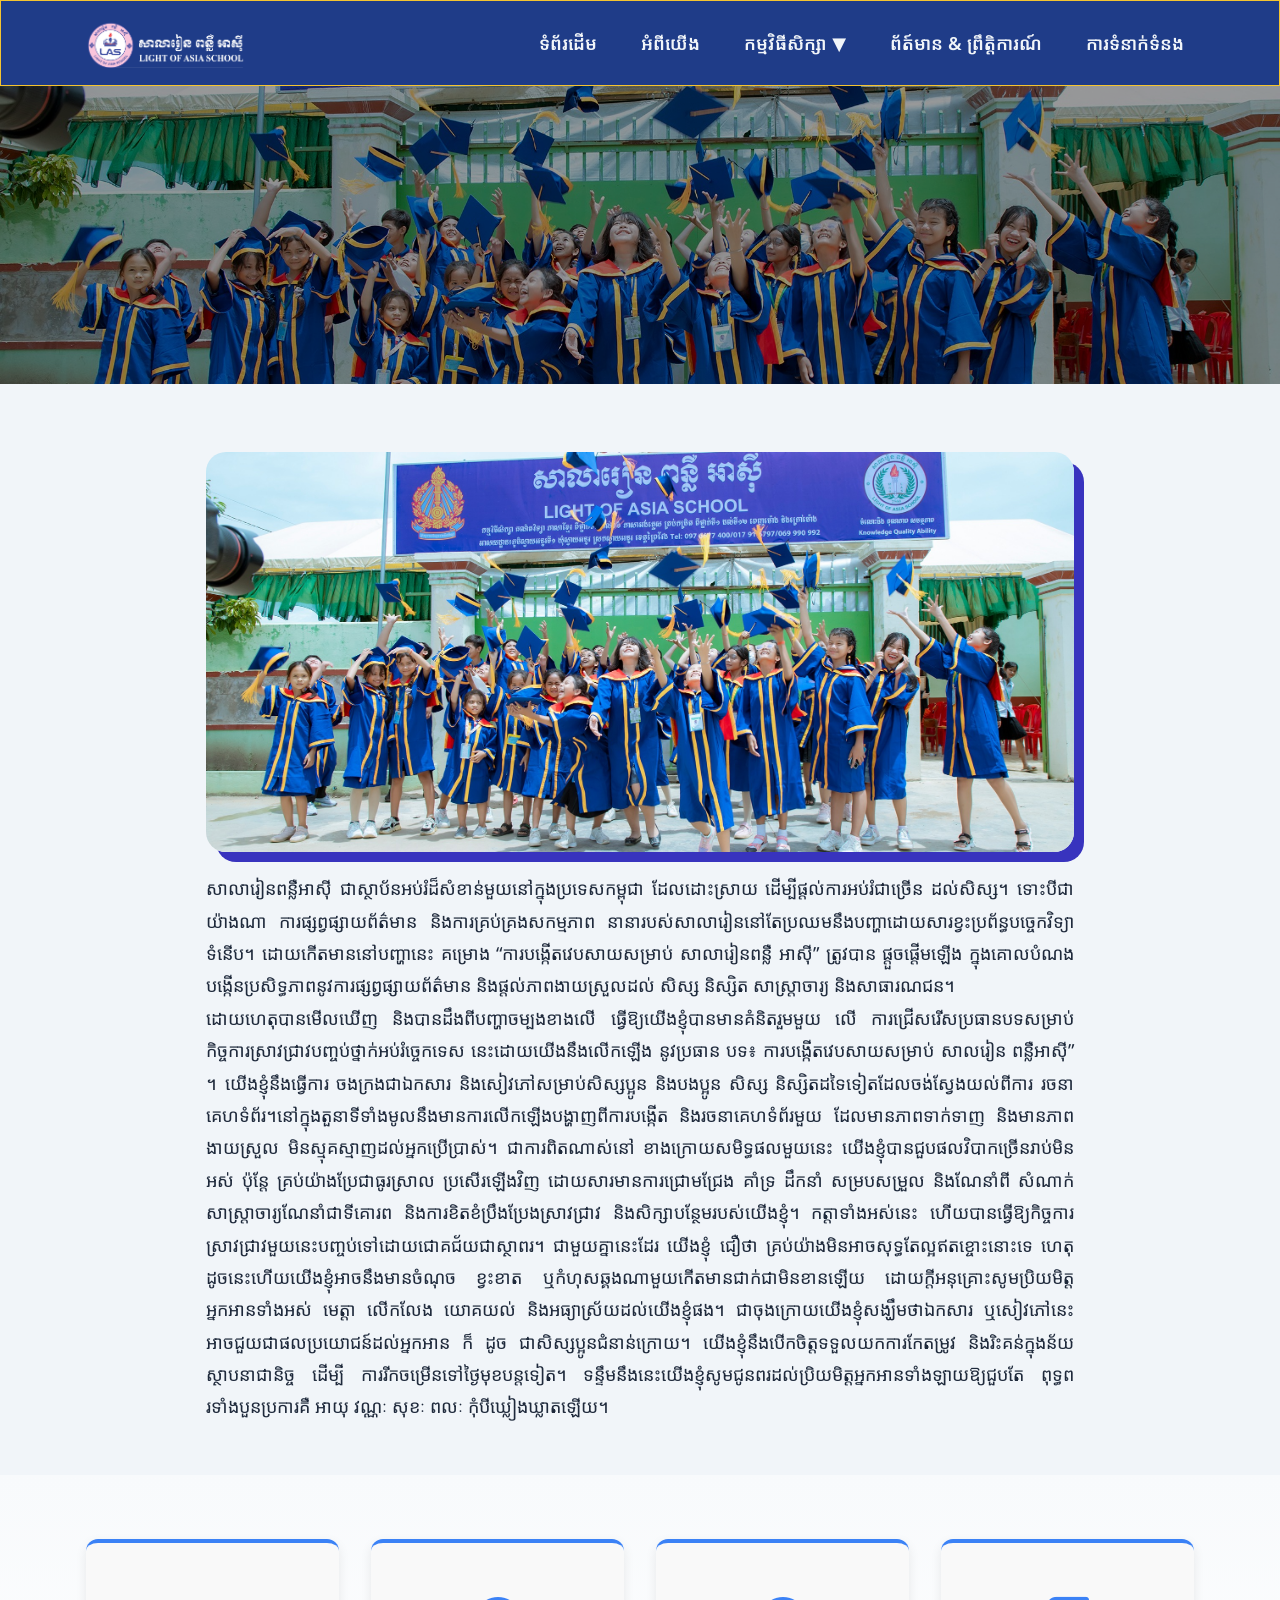
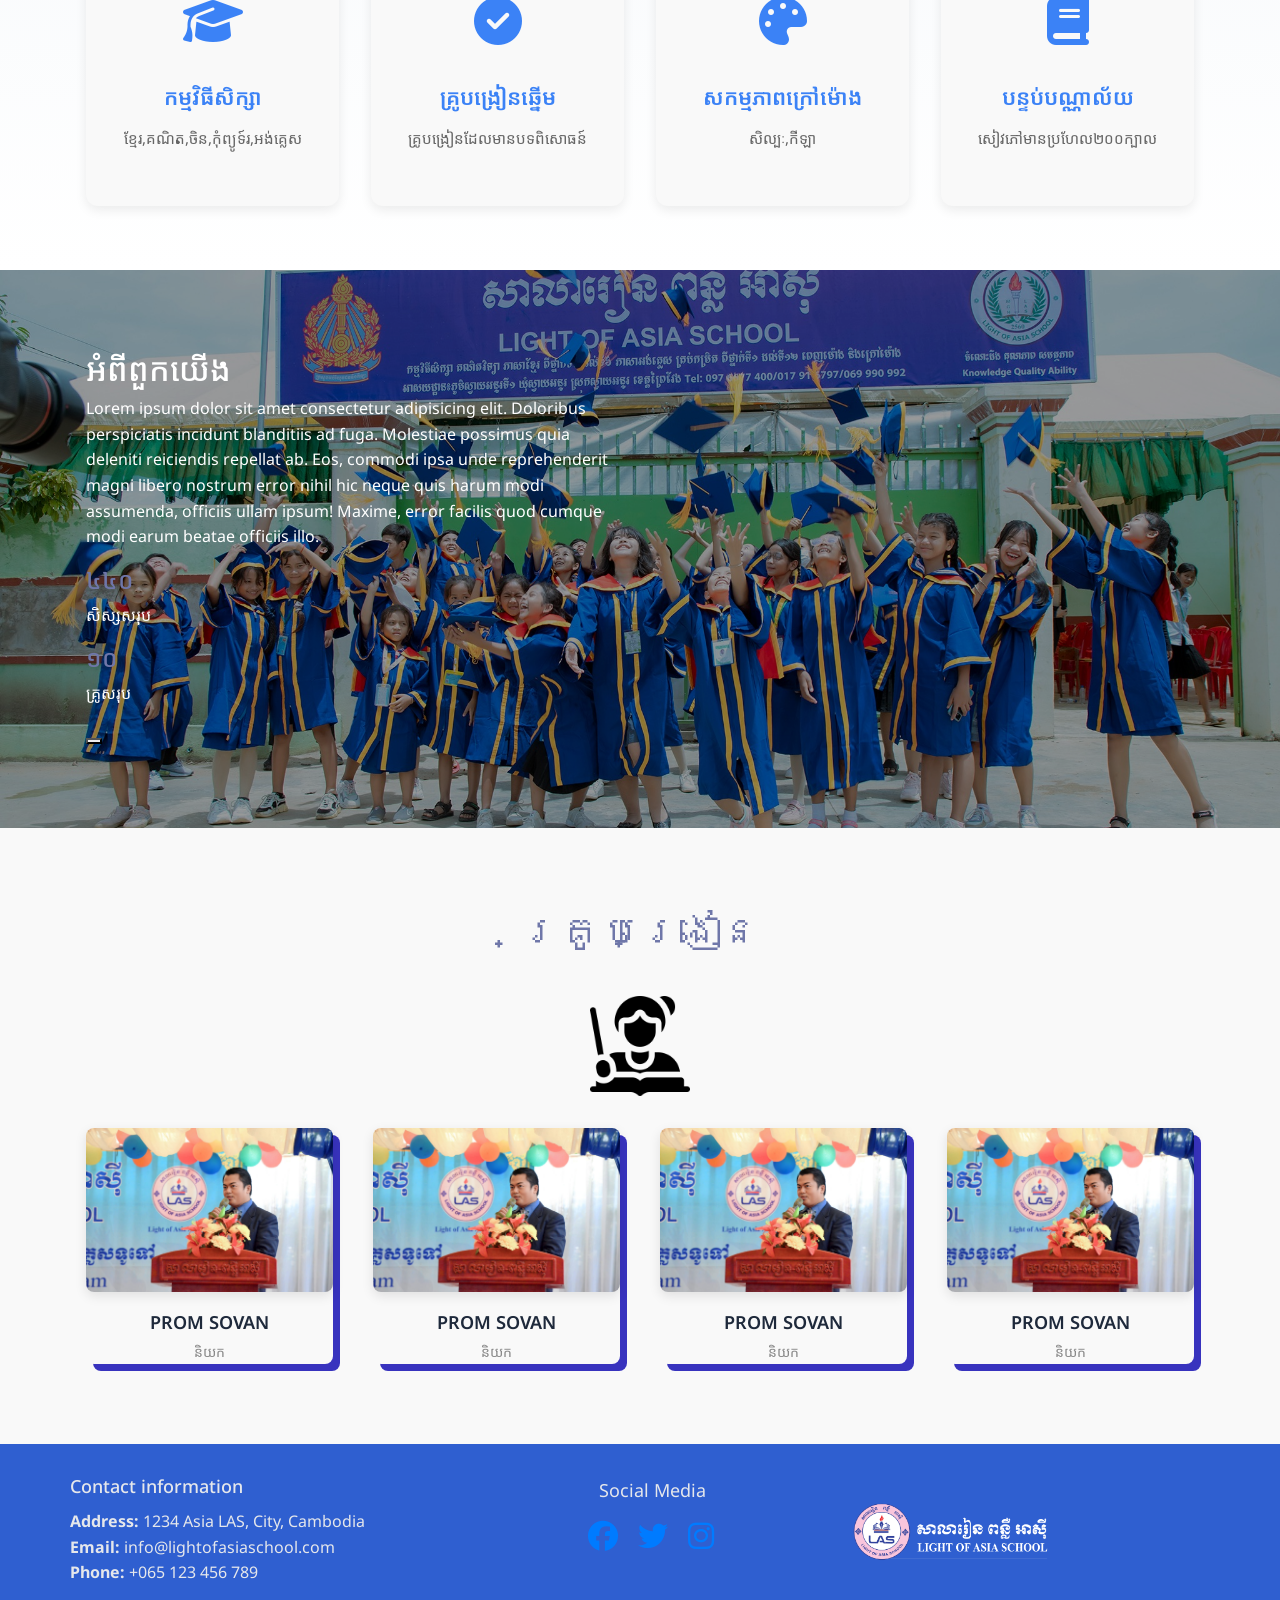
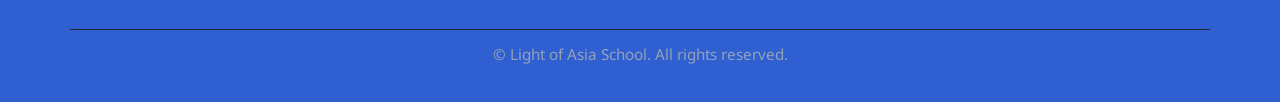
<file: index.html/about.html>
<!DOCTYPE html>
<html lang="en">
<head>
  <meta charset="UTF-8" />
  <meta name="viewport" content="width=device-width, initial-scale=1" />
  <title>Light of Asia School</title>
  <link rel="" href="../src/logo/LOGO.gif">
  <script src="../JS/scripts.js"></script>
  <script src="../JS/subject.js"></script>
  <link rel="stylesheet" href="https://cdn.jsdelivr.net/npm/bootstrap-icons@1.10.5/font/bootstrap-icons.css">
 <link rel="stylesheet" href="https://cdnjs.cloudflare.com/ajax/libs/font-awesome/6.4.0/css/all.min.css" integrity="sha512-iecdLmaskl7CVkqkXNQ/ZmCULaM6tU8ZlX/VWcfYbOOl7+O3qNHbv5V9zzTtmI3UksdQRVvoxMfooAoRBv0z+8==" crossorigin="anonymous" referrerpolicy="no-referrer" />
  <head>
        <!-- Bootstrap CSS -->
  <link href="https://cdn.jsdelivr.net/npm/bootstrap@4.6.2/dist/css/bootstrap.min.css" rel="stylesheet">
  <!-- Font Awesome -->
  <link href="https://cdnjs.cloudflare.com/ajax/libs/font-awesome/6.5.0/css/all.min.css" rel="stylesheet">
  <head>
   <link rel="stylesheet" href="../CSS/about.css">
   <link rel="stylesheet" href="D:\Website of las\news">
  <link rel="stylesheet" href="d:\Website of las\subject">
  <link rel="stylesheet" href="d:\Website of las\HTML">
  </head>
   <link href="https://fonts.googleapis.com/css2?family=Noto+Sans+Khmer:wght@400;600;700&family=Noto+Sans:wght@400;600;700&display=swap" rel="stylesheet">
<style>
  body {
    font-family: "Noto Sans Khmer", "Noto Sans", system-ui, sans-serif;
    
  }
</style>

</head>
<body >
<!-- Header -->
 <header class="site-header">
  <div class="container header-wrapper">
    <a class="brand" href="../HTML/about.html">
      <img src="../src/logo/LOGO.gif" alt="Light of Asia School Logo" class="brand-logo" />
    </a>

    <!-- Hamburger toggle button -->
    <button class="nav-toggle" aria-label="Toggle navigation">
      ☰
    </button>
    <ul class="nav-list">
      <li><a href="../index.html/index.html">ទំព័រដើម</a></li>
      <li><a href="../index.html/about.html">អំពីយើង</a></li>
      <li>
        <a href="#">កម្មវិធីសិក្សា ▼</a>
        <ul class="dropdown-nav-list">
          <li><a href="../subject/Khmer.html">ភាសាខ្មែរ</a></li>
          <li><a href="../subject/China.html">ភាសាចិន</a></li>
          <li><a href="../subject/English.html">ភាសាអង់គ្លេស</a></li>
          <li><a href="../subject/Computer.html">កុំព្យូទ័រ</a></li>
        </ul>
      </li>
      <li><a href="../news/index.html">ព័ត៍មាន &amp; ព្រឹត្តិការណ៍</a></li>
      <li><a href="../index.html/contact.html">ការទំនាក់ទំនង</a></li>
    </ul>
  </div>
</header>

    <!-- Hero Section -->
    <section class="hero">
       
        <img src="../src/Banner/pic las.jpg" alt="Hero Image" class="hero-img">
    </section>
<!-- about1 -->
 <section class="about1-section">
  <div class="container1">
  <img src="../src/Banner/pic las.jpg" alt="">

  <div>
    <p>
         សាលារៀនពន្លឺអាស៊ី ជាស្ថាប័នអប់រំដ៏សំខាន់មួយនៅក្នុងប្រទេសកម្ពុជា ដែលដោះស្រាយ ដើម្បីផ្តល់ការអប់រំជាច្រើន ដល់សិស្ស។ ទោះបីជាយ៉ាងណា ការផ្សព្វផ្សាយព័ត៌មាន និងការគ្រប់គ្រងសកម្មភាព នានារបស់សាលារៀននៅតែប្រឈមនឹងបញ្ហាដោយសារខ្វះប្រព័ន្ធបច្ចេកវិទ្យាទំនើប។ ដោយកើតមាននៅបញ្ហានេះ គម្រោង “ការបង្កើតវេបសាយសម្រាប់ សាលារៀនពន្លឺ អាស៊ី” ត្រូវបាន ផ្តួចផ្តើមឡើង ក្នុងគោលបំណងបង្កើនប្រសិទ្ធភាពនូវការផ្សព្វផ្សាយព័ត៌មាន និងផ្តល់ភាពងាយស្រួលដល់ សិស្ស និស្សិត សាស្ត្រាចារ្យ និងសាធារណជន។<br>
      ដោយហេតុបានមើលឃើញ និងបានដឹងពីបញ្ហាចម្បងខាងលើ ធ្វើឱ្យយើងខ្ញុំបានមានគំនិតរួមមួយ លើ ការជ្រើសរើសប្រធានបទសម្រាប់កិច្ចការស្រាវជ្រាវបញ្ចប់ថ្នាក់អប់រំច្ចេកទេស នេះដោយយើងនឹងលើកឡើង នូវប្រធាន បទ៖ ការបង្កើតវេបសាយសម្រាប់ សាលរៀន ពន្លឺអាស៊ី” ។ យើងខ្ញុំនឹងធ្វើការ ចងក្រងជាឯកសារ និងសៀវភៅសម្រាប់សិស្សប្អូន និងបងប្អូន សិស្ស និស្សិតដទៃទៀតដែលចង់ស្វែងយល់ពីការ រចនាគេហទំព័រ។នៅក្នុងតួនាទីទាំងមូលនឹងមានការលើកឡើងបង្ហាញពីការបង្កើត និងរចនាគេហទំព័រមួយ ដែលមានភាពទាក់ទាញ និងមានភាពងាយស្រួល មិនស្មុគស្មាញដល់អ្នកប្រើប្រាស់។ ជាការពិតណាស់នៅ ខាងក្រោយសមិទ្ធផលមួយនេះ យើងខ្ញុំបានជួបផលវិបាកច្រើនរាប់មិនអស់ ប៉ុន្តែ គ្រប់យ៉ាងប្រែជាធូរស្រាល ប្រសើរឡើងវិញ ដោយសារមានការជ្រោមជ្រែង គាំទ្រ ដឹកនាំ សម្របសម្រួល និងណែនាំពី សំណាក់សាស្ត្រាចារ្យណែនាំជាទីគោរព និងការខិតខំប្រឹងប្រែងស្រាវជ្រាវ និងសិក្សាបន្ថែមរបស់យើងខ្ញុំ។ កត្តាទាំងអស់នេះ ហើយបានធ្វើឱ្យកិច្ចការស្រាវជ្រាវមួយនេះបញ្ចប់ទៅដោយជោគជ័យជាស្ថាពរ។ ជាមួយគ្នានេះដែរ យើងខ្ញុំ ជឿថា គ្រប់យ៉ាងមិនអាចសុទ្ធតែល្អឥតខ្ចោះនោះទេ ហេតុដូចនេះហើយយើងខ្ញុំអាចនឹងមានចំណុច ខ្វះខាត ឬកំហុសឆ្គងណាមួយកើតមានជាក់ជាមិនខានឡើយ ដោយក្តីអនុគ្រោះសូមប្រិយមិត្តអ្នកអានទាំងអស់ មេត្តា លើកលែង យោគយល់ និងអធ្យាស្រ័យដល់យើងខ្ញុំផង។
      ជាចុងក្រោយយើងខ្ញុំសង្ឃឹមថាឯកសារ ឬសៀវភៅនេះអាចជួយជាផលប្រយោជន៍ដល់អ្នកអាន ក៏ ដូច ជាសិស្សប្អូនជំនាន់ក្រោយ។ យើងខ្ញុំនឹងបើកចិត្តទទួលយកការកែតម្រូវ និងរិះគន់ក្នុងន័យស្ថាបនាជានិច្ច ដើម្បី ការរីកចម្រើនទៅថ្ងៃមុខបន្តទៀត។ ទន្ទឹមនឹងនេះយើងខ្ញុំសូមជូនពរដល់ប្រិយមិត្តអ្នកអានទាំងឡាយឱ្យជួបតែ ពុទ្ធពរទាំងបួនប្រការគឺ អាយុ វណ្ណៈ សុខៈ ពលៈ កុំបីឃ្លៀងឃ្លាតឡើយ។

    </p>
  </div>
  </div>
 </section>
    <!-- Services Section -->
 <section class="services">
  <div class="container">
    <div class="service-card fade-in">
    
      <div class="service-icon"><i class="fas fa-graduation-cap"></i></div>
      <h3>កម្មវិធីសិក្សា</h3>
      <p>ខ្មែរ,គណិត,ចិន,កុំព្យូទ៍រ,អង់គ្លេស</p>
    </div>
    <div class="service-card fade-in">
      <div class="service-icon"><i class="fas fa-check-circle"></i></div>
      <h3>គ្រូបង្រៀនឆ្នើម</h3>
      <p>គ្រូបង្រៀនដែលមានបទពិសោធន៍</p>
    </div>
  <div class="service-card fade-in">
  <div class="service-icon"><i class="fas fa-palette"></i></div>
  <h3>សកម្មភាពក្រៅម៉ោង</h3>
  <p>សិល្បៈ,កីឡា</p>
</div>

<div class="service-card fade-in">
  <div class="service-icon"><i class="fas fa-book"></i></div>
  <h3>បន្ទប់បណ្ណាល័យ</h3>
  <p>សៀវភៅមានប្រហែល២០០ក្បាល</p>
</div>
  </div>
</section>

    <!-- About Section with Image -->
    <section class="about2-section">
        <div class="container">
          
            <div class="about-content slide-in-right">
                <h2>អំពីពួកយើង</h2>
                <p>Lorem ipsum dolor sit amet consectetur adipisicing elit. Doloribus perspiciatis incidunt blanditiis ad fuga. Molestiae possimus quia deleniti reiciendis repellat ab. Eos, commodi ipsa unde reprehenderit magni libero nostrum error nihil hic neque quis harum modi assumenda, officiis ullam ipsum! Maxime, error facilis quod cumque modi earum beatae officiis illo.</p>
                <div class="stats">
                    <div class="stat">
                        <h4>៤៤០</h4>
                        <p>សិស្សសរុប</p>
                    </div>
                    <div class="stat">
                        <h4>១០</h4>
                        <p>គ្រូសរុប</p>
                    </div>
                </div>
                <button class="explore-btn"></button>
            </div>
        </div>
    </section>

    <!-- Team Section -->
    <section class="team-section">
      <h1 style="text-align: center; margin-bottom: 40px; font-family: khmer os battambang;">គ្រូបង្រៀន</h1>
      <img src="../src/Banner/teacher.png" alt="" class="imm">
        <div class="container">
          <!-- <img src="../src/Banner/teacher.png" alt="" class="imm"> -->
            <div class="team-grid">
                <div class="team-card zoom-in">
                    <img src="../src/Banner/Chairs LAS.jpg" alt="Team Member">
                    <h4>PROM SOVAN</h4>
                    <p>និយក</p>
                </div>
               <div class="team-card zoom-in">
                    <img src="../src/Banner/Chairs LAS.jpg" alt="Team Member">
                    <h4>PROM SOVAN</h4>
                    <p>និយក</p>
                </div>
                <div class="team-card zoom-in">
                    <img src="../src/Banner/Chairs LAS.jpg" alt="Team Member">
                    <h4>PROM SOVAN</h4>
                    <p>និយក</p>
                </div>
              <div class="team-card zoom-in">
                    <img src="../src/Banner/Chairs LAS.jpg" alt="Team Member">
                    <h4>PROM SOVAN</h4>
                    <p>និយក</p>
                </div>
            </div>
        </div>
    </section>
 <!-- Footer -->
  <footer class="site-footer">
    <div class="container footer-grid">
      <div class="footer-col">
        <h3 >Contact information</h3>
        <ul class="contact-list">
          <li><strong>Address:</strong> 1234 Asia LAS, City, Cambodia</li>
          <li><strong>Email:</strong> info@lightofasiaschool.com</li>
          <li><strong>Phone:</strong> +065 123 456 789</li>
        </ul>
      </div>
      <div>
       
        <div style="font-size: 15px;">
        <p  style="margin-left: 19px;font-size: 18px;">Social Media</p>
        <a href="#" class="mx-2"><i class="fab fa-facebook fa-2x"></i></a>
        <a href="#" class="mx-2"><i class="fab fa-twitter fa-2x"></i></a>
        <a href="#" class="mx-2"><i class="fab fa-instagram fa-2x"></i></a></div>
        </div>
  <div>
    <img src="../src/logo/LOGO.gif" alt="Logo of Light of Asia School">

    <p></p>
  </div>
      
    
    </div>
    <div class="container footer-bottom">
      <p>&copy; <span id="year"></span> Light of Asia School. All rights reserved.</p>
    </div>
  </footer>

 <script src="../JS/about.js"></script>
</body>
</html>
</file>
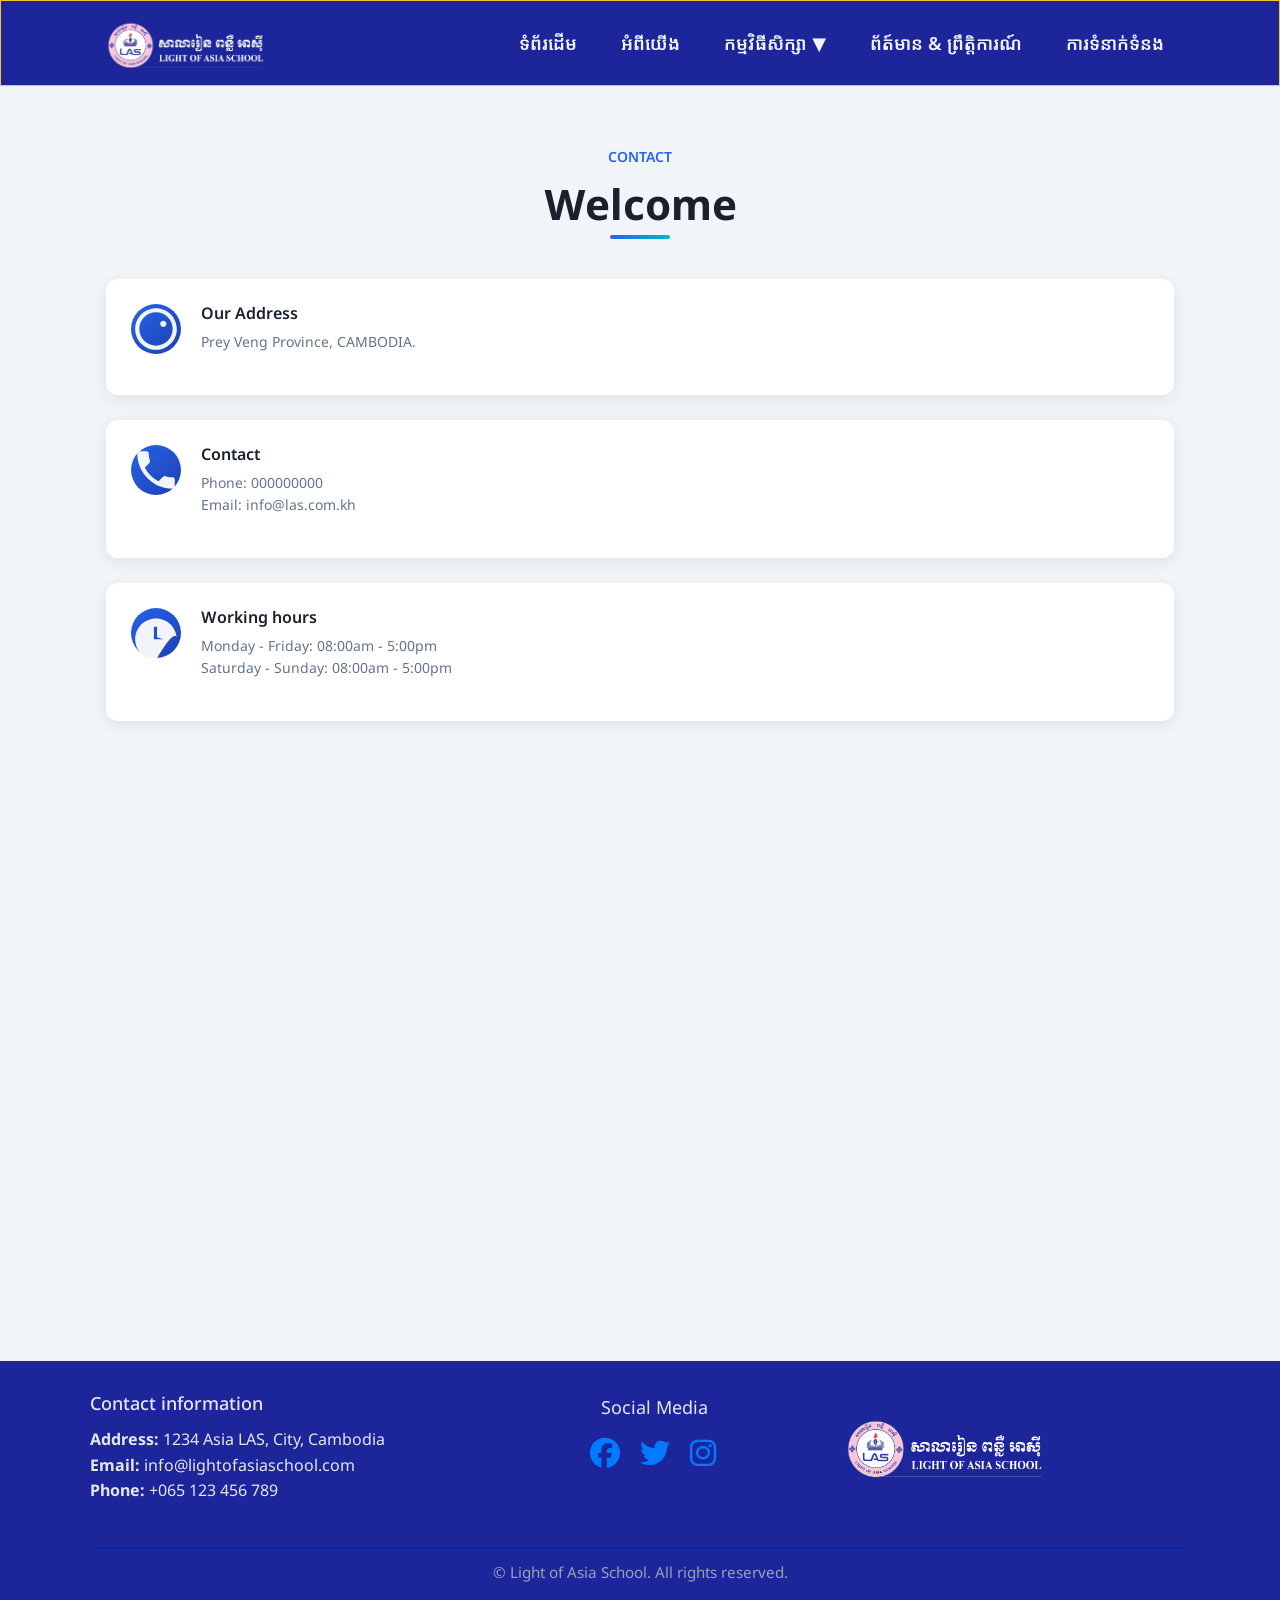
<file: index.html/contact.html>
<!DOCTYPE html>
<html lang="en">
<head>
  <meta charset="UTF-8" />
  <meta name="viewport" content="width=device-width, initial-scale=1" />
  <title>Light of Asia School</title>
  <link rel="" href="../src/logo/LOGO.gif">
  <script src="../JS/contact.js"></script>
  <script src="../JS/scripts.js"></script>
      <!-- Bootstrap CSS -->
  <link href="https://cdn.jsdelivr.net/npm/bootstrap@4.6.2/dist/css/bootstrap.min.css" rel="stylesheet">
  <!-- Font Awesome -->
  <link href="https://cdnjs.cloudflare.com/ajax/libs/font-awesome/6.5.0/css/all.min.css" rel="stylesheet">
  <head>
  <link rel="stylesheet" href="../CSS/contact.css">
  <link rel="stylesheet" href="D:\Website of las\news">
  <link rel="stylesheet" href="d:\Website of las\subject">
  <link rel="stylesheet" href="d:\Website of las\HTML">
  </head>
   <link href="https://fonts.googleapis.com/css2?family=Noto+Sans+Khmer:wght@400;600;700&family=Noto+Sans:wght@400;600;700&display=swap" rel="stylesheet">
<style>
  body {
    font-family: "Noto Sans Khmer", "Noto Sans", system-ui, sans-serif;
    
  }
</style>

</head>
<body>
 <!-- Header -->
 <header class="site-header">
  <div class="container header-wrapper">
    <a class="brand" href="../HTML/about.html">
      <img src="../src/logo/LOGO.gif" alt="Light of Asia School Logo" class="brand-logo" />
    </a>

    <!-- Hamburger toggle button -->
    <button class="nav-toggle" aria-label="Toggle navigation">
      ☰
    </button>

    <ul class="nav-list">
      <li><a href="../index.html/index.html">ទំព័រដើម</a></li>
      <li><a href="../index.html/about.html">អំពីយើង</a></li>
      <li>
        <a href="#">កម្មវិធីសិក្សា ▼</a>
        <ul class="dropdown-nav-list">
          <li><a href="../subject/Khmer.html">ភាសាខ្មែរ</a></li>
          <li><a href="../subject/China.html">ភាសាចិន</a></li>
          <li><a href="../subject/English.html">ភាសាអង់គ្លេស</a></li>
          <li><a href="../subject/Computer.html">កុំព្យូទ័រ</a></li>
        </ul>
      </li>
      <li><a href="../news/index.html">ព័ត៍មាន &amp; ព្រឹត្តិការណ៍</a></li>
      <li><a href="../index.html/contact.html">ការទំនាក់ទំនង</a></li>
    </ul>
  </div>
</header>
 <!-- CANtAC -->
   <section class="contact-section">
        <div class="container">
            <!-- Header -->
            <div class="header-content">
                <p class="contact-label">CONTACT</p>
                <h1 class="main-title">Welcome </h1>
            </div>

            <div class="content-wrapper">
                <!-- Left Side - Contact Information -->
                <div class="contact-info">
                    <!-- Address -->
                    <div class="info-card address-card">
                        <div class="icon-wrapper">
                            <svg class="info-icon" viewBox="0 0 24 24" fill="currentColor">
                                <path d="M12 2C6.48 2 2 6.48 2 12s4.48 10 10 10 10-4.48 10-10S17.52 2 12 2zm0 18c-4.41 0-8-3.59-8-8s3.59-8 8-8 8 3.59 8 8-3.59 8-8 8zm3.5-9c.83 0 1.5-.67 1.5-1.5S16.33 8 15.5 8 14 8.67 14 9.5s.67 1.5 1.5 1.5z"/>
                            </svg>
                        </div>
                        <div class="info-content">
                            <h3>Our Address</h3>
                            <p>Prey Veng Province, CAMBODIA.</p>
                        </div>
                    </div>

                    <!-- Contact -->
                    <div class="info-card contact-card">
                        <div class="icon-wrapper">
                            <svg class="info-icon" viewBox="0 0 24 24" fill="currentColor">
                                <path d="M6.62 10.79c1.44 2.83 3.76 5.14 6.59 6.59l2.2-2.2c.27-.27.67-.36 1.02-.24 1.12.37 2.33.57 3.57.57.55 0 1 .45 1 1V20c0 .55-.45 1-1 1-9.39 0-17-7.61-17-17 0-.55.45-1 1-1h3.5c.55 0 1 .45 1 1 0 1.25.2 2.45.57 3.57.11.35.03.74-.25 1.02l-2.2 2.2z"/>
                            </svg>
                        </div>
                        <div class="info-content">
                            <h3>Contact</h3>
                            <p>Phone: 000000000<br>Email: info@las.com.kh</p>
                        </div>
                    </div>

                    <!-- Working Hours -->
                    <div class="info-card hours-card">
                        <div class="icon-wrapper">
                            <svg class="info-icon" viewBox="0 0 24 24" fill="currentColor">
                                <path d="M11.99 5C6.47 5 2 9.48 2 15s4.47 10 9.99 10C17.52 15 22 10.52 22 15c0-5.52-4.48-10-10.01-10zM15.5 15H11V9h1.5v5z"/>
                            </svg>
                        </div>
                        <div class="info-content">
                            <h3>Working hours</h3>
                            <p>Monday - Friday: 08:00am - 5:00pm<br>Saturday - Sunday: 08:00am - 5:00pm</p>
                        </div>
                    </div>
                </div>
<br>
                <!-- Right Side - Map (Placeholder) -->
              
<div class="map-container">
  <iframe
    src="https://www.google.com/maps/embed?pb=!1m13!1m8!1m3!1d7814.271002525112!2d105.700298!3d11.684808!3m2!1i1024!2i768!4f13.1!3m2!1m1!2zMTHCsDQxJzA1LjMiTiAxMDXCsDQyJzAxLjEiRQ!5e0!3m2!1skm!2skh!4v1772026565384!5m2!1skm!2skh"
    style="border:0;"
     width="1068"  height="550"  
    allowfullscreen="" 
    loading="lazy" 
    referrerpolicy="no-referrer-when-downgrade">
  </iframe>
</div>
                </div>

            </div>
        </div>
    </section>
<!--  END CONTAC-->
  <!-- Footer -->
  <footer class="site-footer">
    <div class="container footer-grid">
      <div class="footer-col">
        <h3 >Contact information</h3>
        <ul class="contact-list">
          <li><strong>Address:</strong> 1234 Asia LAS, City, Cambodia</li>
          <li><strong>Email:</strong> info@lightofasiaschool.com</li>
          <li><strong>Phone:</strong> +065 123 456 789</li>
        </ul>
      </div>
      <div>
       
        <div style="font-size: 15px;">
        <p  style="margin-left: 19px;font-size: 18px;">Social Media</p>
        <a href="#" class="mx-2"><i class="fab fa-facebook fa-2x"></i></a>
        <a href="#" class="mx-2"><i class="fab fa-twitter fa-2x"></i></a>
        <a href="#" class="mx-2"><i class="fab fa-instagram fa-2x"></i></a></div>
        </div>
  <div>
    <img src="../src/logo/LOGO.gif" alt="Logo of Light of Asia School">
    
    <p></p>
  </div>
      
    
    </div>
    <div class="container footer-bottom">
      <p>&copy; <span id="year"></span> Light of Asia School. All rights reserved.</p>
    </div>
  </footer>
</body>
</html>
</file>
<file: CSS/about.css>
/* ============================================
   ROOT VARIABLES & RESET
   ============================================ */
:root {
  --bg: #6f77a9;
  --bg-2: #1f3c88;
  --footer-bg: #2f5fd0;
  --card: #1e293b;
  --text: #f1f5f9;
  --muted: #94a3b8;
  --border: #334155;
  --accent: #f4c430;
  --accent-2: #d7e119;
  --success: #22c55e;
  --error: #ef4444;
  --primary: #3b82f6;
  --primary-dark: #1e40af;
  --primary-light: #93c5fd;
  --secondary: #64748b;
  --secondary-dark: #334155;
  --secondary-light: #cbd5e1;
  --white: #f9f9f9;
  --light: #f1f5f9;
  --light-color: #275686;
  --transition: all 0.3s ease;
  --transition-smooth: all 0.5s cubic-bezier(0.4, 0, 0.2, 1);
  --shadow: 0 10px 24px rgba(0, 0, 0, 0.12);
  --shadow-lg: 0 20px 40px rgba(0, 0, 0, 0.16);
}

*,
*::before,
*::after {
  box-sizing: border-box;
}

html {
  scroll-behavior: smooth;
}

body {
  margin: 0;
  font-family: "Noto Sans Khmer", "Noto Sans", system-ui, sans-serif;
  color: var(--bg);
  background: var(--text);
  line-height: 1.6;
  overflow-x: hidden;
}

/* ============================================
   GLOBAL ANIMATIONS
   ============================================ */
@keyframes fadeInDown {
  from {
    opacity: 0;
    transform: translateY(-20px);
  }
  to {
    opacity: 1;
    transform: translateY(0);
  }
}

@keyframes fadeInUp {
  from {
    opacity: 0;
    transform: translateY(30px);
  }
  to {
    opacity: 1;
    transform: translateY(0);
  }
}

@keyframes slideInLeft {
  from {
    opacity: 0;
    transform: translateX(-50px);
  }
  to {
    opacity: 1;
    transform: translateX(0);
  }
}

@keyframes slideInRight {
  from {
    opacity: 0;
    transform: translateX(50px);
  }
  to {
    opacity: 1;
    transform: translateX(0);
  }
}



@keyframes fadeIn {
  from {
    opacity: 0;
  }
  to {
    opacity: 1;
  }
}

@keyframes pulse {
  0%,
  100% {
    transform: scale(1);
  }
  50% {
    transform: scale(1.05);
  }
}

@keyframes slideUp {
  from {
    opacity: 0;
    transform: translateY(20px);
  }
  to {
    opacity: 1;
    transform: translateY(0);
  }
}

/* Animation utility classes */
.fade-in-down {
  animation: fadeInDown 0.8s ease forwards;
}

.fade-in-up {
  animation: fadeInUp 0.8s ease 0.2s both;
}

.fade-in {
  animation: fadeIn 0.6s ease forwards;
}

.slide-in-left {
  animation: slideInLeft 0.8s ease forwards;
}

.slide-in-right {
  animation: slideInRight 0.8s ease forwards;
}

.zoom-in {
  animation: zoomIn 0.6s ease forwards;
}

.pulse {
  animation: pulse 2s ease-in-out infinite;
}

/* Accessibility: Respect prefers-reduced-motion */
@media (prefers-reduced-motion: reduce) {
  *,
  *::before,
  *::after {
    animation-duration: 0.01ms !important;
    animation-iteration-count: 1 !important;
    transition-duration: 0.01ms !important;
    scroll-behavior: auto !important;
  }
}

/* ============================================
   CONTAINER
   ============================================ */
.container {
  width: min(1200px, 92vw);
  margin: 0 auto;
  padding: 0 1rem;
}

.container1 {
  max-width: 900px;
  width: 100%;
  margin: 0 auto;
  padding: 0 1rem;
}

/* ============================================
   HEADER & NAVIGATION
   ============================================ */
/* Header */
.site-header {
  position: sticky;
  top: 0;
  z-index: 1000;
  background: var(--bg-2);
  backdrop-filter: saturate(180%) blur(8px);
  border-bottom: 1px solid var(--border);
  animation: fadeInDown 1s ease forwards;
  border: 1px solid var(--accent);
}

@keyframes fadeInDown {
  from {
    opacity: 0;
    transform: translateY(-20px);
  }
  to {
    opacity: 1;
    transform: translateY(0);
  }
}

.header-wrapper {
  display: grid;
  grid-template-columns: 1fr auto auto;
  align-items: center;
  color: #f9f9f9;
}

.brand-logo {
  width: 160px;
  height: auto;
}
/* End Header */

/* Dropdown menu */
.dropdown-nav-list {
  position: absolute;
  background:var(--bg-2);
  list-style: none;
  padding: 0;
  margin: 0;
  display: none;
  min-width: 160px;
  box-shadow: 0px 8px 16px rgba(0,0,0,0.2);
  z-index: 100;
  border: 1px solid var(--accent);
}

.dropdown-nav-list li a {
  display: block;
  padding: 10px;
  color: #e4e4e4;
  text-decoration: none;
  text-align: justify;
}

/* Show dropdown on hover */
.nav-list li:hover .dropdown-nav-list {
  display: block;
}

/* END Dropdown */
/* Nav */
.nav {
  max-width: 1100px;
  margin: 0 auto;
  padding: 12px 20px;
  display: flex;
  align-items: center;
  justify-content: space-between;
  gap: 16px;
}

.nav-list {
  display: flex;
  list-style: none;
  margin: 0;
  padding: 0;
  gap: 1rem;
  font-size: 18px;
}

.nav-list a {
  text-decoration: none;
  color: white;
  font-weight: 600;
  padding: 8px 10px;
  border-radius: 8px;
  position: relative;
  transition: color 0.3s ease, transform 0.3s ease;
}

.nav-list a::after {
  content: "";
  position: absolute;
  bottom: -4px;
  left: 0;
  width: 0%;
  height: 2px;
  background: var(--accent);
  transition: width 0.3s ease;
}

.nav-list a:hover::after {
  width: 100%;
}

.nav-list a:hover,
.nav-list a.active {
  border-bottom-color: var(--accent);
  color: var(--accent);
  transform: translateY(-2px);
}

@keyframes pulse {
  0% { transform: scale(1); }
  50% { transform: scale(1.05); }
  100% { transform: scale(1); }
}

/* Layout */
.container {
  width: min(1200px, 92vw);
  margin: 0 auto;
}

/* Global animations */
@keyframes slideUp {
  from {
    opacity: 0;
    transform: translateY(20px);
  }
  to {
    opacity: 1;
    transform: translateY(0);
  }
}
@keyframes fadeUp {
  from {
    opacity: 0;
    transform: translateY(20px);
  }
  to {
    opacity: 1;
    transform: translateY(0);
  }
}

/* ------------------- */
/* Responsive Section  */
/* ------------------- */
@media (max-width: 992px) {
  .header-wrapper {
    grid-template-columns: 1fr auto; /* simplify layout */
  }

  .nav {
    flex-direction: column;
    align-items: flex-start;
    gap: 8px;
  }

  .nav-list {
    flex-wrap: wrap;
    font-size: 16px;
  }

  .brand-logo {
    width: 120px; /* shrink logo */
  }
}

@media (max-width: 600px) {
  .nav {
    padding: 8px 12px;
  }

  .nav-list {
    flex-direction: column;
    gap: 0.5rem;
    width: 100%;
  }

  .nav-list a {
    display: block;
    width: 100%;
    text-align: center;
    padding: 12px;
  }

  .dropdown-nav-list {
    position: static; /* stack dropdowns */
    box-shadow: none;
  }
}
   /* Responsive navigation bar */
.nav-toggle {
  display: none;
  font-size: 1.5rem;
  background: none;
  border: none;
  cursor: pointer;
  color: #f1f5f9;
  padding: 0.5rem;
  transition: opacity 0.3s ease;
}

.nav-toggle:hover {
  opacity: 0.8;
}

/* Desktop styles */
.nav-list {
  display: flex;
  list-style: none;
  gap: 1.5rem;
  margin: 0;
  padding: 0;
}

.nav-list li {
  position: relative;
}

.nav-list > li > a {
  text-decoration: none;
  color: #f1f5f9;
  transition: color 0.3s ease;
}

.nav-list > li > a:hover {
  color: #94a3b8;
}

/* Dropdown styles */
.dropdown-nav-list {
  position: absolute;
  top: 100%;
  right: 0;
  background-color: rgba(15, 23, 42, 0.95);
  list-style: none;
  padding: 0.5rem 0;
  margin: 0.5rem 0 0 0;
  min-width: 180px;
  display: none;
  flex-direction: column;
  border-radius: 4px;
  box-shadow: 0 4px 6px rgba(0, 0, 0, 0.1);
  z-index: 10;
}

.nav-list li:hover > .dropdown-nav-list {
  display: flex;
}

.dropdown-nav-list li a {
  display: block;
  padding: 0.75rem 1.5rem;
  color: #f1f5f9;
  text-decoration: none;
  transition: background-color 0.3s ease;
}

.dropdown-nav-list li a:hover {
  background-color: rgba(148, 163, 184, 0.2);
}

/* Mobile styles */
@media (max-width: 768px) {
  .nav-toggle {
    display: block;
    margin-left: auto;
  }

  .nav-list {
    display: none;
    flex-direction: column;
    gap: 0;
    position: absolute;
    top: 100%;
    left: 0;
    right: 0;
    background-color: rgba(15, 23, 42, 0.98);
    width: 100%;
    padding: 1rem 0;
    margin-top: 0.5rem;
  }

  .nav-list.active {
    display: flex;
  }

  .nav-list li {
    width: 100%;
  }

  .nav-list > li > a {
    display: block;
    padding: 1rem 1.5rem;
    border-bottom: 1px solid rgba(148, 163, 184, 0.2);
  }

  .nav-list li:last-child > a {
    border-bottom: none;
  }

  .dropdown-nav-list {
    position: static;
    background-color: transparent;
    box-shadow: none;
    padding: 0;
    margin: 0;
    display: none;
    min-width: auto;
  }

  .dropdown-nav-list.active {
    display: flex;
  }

  .dropdown-nav-list li a {
    padding: 0.75rem 1.5rem 0.75rem 3rem;
    border-bottom: 1px solid rgba(148, 163, 184, 0.1);
  }
}
/* ENd responsive */
/* ============================================
   HERO SECTION
   ============================================ */
.hero {
  position: relative;
  height: 300px;
  min-height: 250px;
  overflow: hidden;
  display: flex;
  align-items: center;
  justify-content: center;
  margin-top: -2px;
}

.hero-img {
  position: absolute;
  width: 100%;
  height: 100%;
  object-fit: cover;
  z-index: 0;
  animation: zoomIn 1.2s ease-out;
}

.hero::before {
  content: "";
  position: absolute;
  width: 100%;
  height: 100%;
  background-color: rgba(0, 0, 0, 0.4);
  z-index: 1;
}

.hero-content {
  text-align: center;
  z-index: 2;
  color: white;
  animation: fadeInUp 1s ease forwards;
}

.hero h1 {
  font-size: clamp(2rem, 8vw, 3rem);
  margin-bottom: 1rem;
  font-weight: 700;
  text-shadow: 2px 2px 4px rgba(0, 0, 0, 0.3);
}

.hero p {
  font-size: clamp(1rem, 4vw, 1.125rem);
  text-shadow: 1px 1px 2px rgba(0, 0, 0, 0.3);
}

/* ============================================
   SERVICES SECTION
   ============================================ */
.services {
  background: linear-gradient(180deg, #f8fafc 0%, #ffffff 100%);
  padding: 4rem 1rem;
  margin-top: -1rem;
  position: relative;
  z-index: 10;
}

.services .container {
  display: grid;
  grid-template-columns: repeat(auto-fit, minmax(250px, 1fr));
  gap: 2rem;
}

.service-card {
  background: var(--white);
  box-shadow: 0 4px 12px rgba(0, 0, 0, 0.08);
  text-align: center;
  padding: 2.5rem 1.5rem;
  border-radius: 12px;
  transition: var(--transition-smooth);
  border-top: 4px solid var(--primary);
  position: relative;
  overflow: hidden;
  animation: fadeInUp 0.8s ease-out;
}

.service-card::before {
  content: "";
  position: absolute;
  top: 0;
  left: 0;
  width: 100%;
  height: 100%;
  background: linear-gradient(135deg, var(--accent) 0%, transparent 100%);
  opacity: 0;
  transition: var(--transition);
  z-index: -1;
}

.service-card:hover {
  transform: translateY(-12px);
  box-shadow: var(--shadow-lg);
}

.service-card:hover::before {
  opacity: 0.1;
}

.service-icon {
  font-size: 3rem;
  color: var(--primary);
  margin-bottom: 1.5rem;
  transition: var(--transition);
  display: inline-block;
}

.service-card:hover .service-icon {
  color: var(--accent);
  transform: scale(1.15) rotate(5deg);
}

.service-card h3 {
  margin-bottom: 1rem;
  color: var(--primary);
  font-size: 1.35rem;
  font-weight: 600;
  transition: var(--transition);
}

.service-card:hover h3 {
  color: var(--accent);
}

.service-card p {
  color: #666;
  font-size: 0.95rem;
  line-height: 1.6;
}

/* ============================================
   ABOUT SECTIONS
   ============================================ */
.about1-section {
  padding: 3rem 1rem;
}

.about1-section img {
  width: 100%;
  height: auto;
  max-height: 400px;
  margin: 1.25rem auto;
  border-radius: 20px;
  display: block;
  overflow: hidden;
  position: relative;
  object-fit: cover;
  box-shadow: 10px 10px 0 0 rgb(56, 51, 190);
  transition: var(--transition-smooth);
  animation: zoomIn 0.8s ease-out;
}

.about1-section img:hover {
  transform: scale(1.02);
  box-shadow: 12px 12px 0 0 rgb(56, 51, 190);
}

.about1-section p {
  text-align: justify;
  font-size: 1.125rem;
  color: #1e293b;
  margin: 1.25rem auto;
  line-height: 1.8;
}

.about2-section {
  padding: 5rem 1rem;
  background-color: var(--footer-bg);
  background-image: url("../src/Banner/pic las.jpg");
  background-repeat: no-repeat;
  background-size: cover;
  background-position: center;
  position: relative;
}

.about2-section::before {
  content: "";
  position: absolute;
  inset: 0;
  background: rgba(0, 0, 0, 0.4);
  z-index: 1;
}

.about2-section .container {
  display: grid;
  grid-template-columns: 1fr 1fr;
  gap: 3rem;
  align-items: center;
  position: relative;
  z-index: 2;
}

.about2-section h2,
.about2-section p {
  color: white;
  animation: fadeInUp 0.8s ease-out;
}

/* ============================================
   TEAM SECTION
   ============================================ */
.team-section {
  padding: 5rem 1rem;
  background-color: var(--white);
}

.section-title {
  text-align: center;
  font-size: clamp(1.75rem, 6vw, 2.25rem);
  margin-bottom: 3rem;
  color: #1e293b;
  position: relative;
  animation: fadeIn 0.8s ease;
}

.imm{
  width: 100%;
  height: auto;
  max-width: 100px;
  margin: 0 auto 2rem;
  
  display: block;
}

.team-grid {
  display: grid;
  grid-template-columns: repeat(auto-fit, minmax(200px, 1fr));
  gap: 2.5rem;
}

.team-card {
  text-align: center;
  transition: var(--transition-smooth);
  animation: fadeInUp 0.8s ease-out;
  box-shadow: 7px 7px 0 0 rgb(56, 51, 190);
  border-radius: 8px;
}

.team-card img {
  width: 100%;
  height: auto;
  border-radius: 8px;
  margin-bottom: 1.25rem;
  cursor: pointer;
  transition: var(--transition-smooth);
  box-shadow: 0 4px 12px rgba(0, 0, 0, 0.1);

}

.team-card:hover img {
  transform: scale(1.03);
  filter: brightness(0.9);
  box-shadow: 0 8px 20px rgba(0, 0, 0, 0.2);
}

.team-card h4 {
  margin-bottom: 0.5rem;
  color: #1e293b;
  font-size: 1.125rem;
  font-weight: 600;
  transition: var(--transition);
}

.team-card:hover h4 {
  color: var(--primary);
}

.team-card p {
  color: #888;
  font-size: 0.875rem;
  margin: 0;
}

/* Footer */
.site-footer {
  background: var(--footer-bg);
  
  color: #e5e7eb;
}

.footer-grid {
  display: grid;
  grid-template-columns: 2fr 1fr 1.5fr;
  gap: 2rem;
  padding: 2rem 0;
}
.footer-col h3 {
  margin: 0 0 12px;
  font-size: 18px;
}
.contact-list {
  list-style: none;
  padding: 0;
  margin: 0;
  line-height: 1.6;
}

.follow-us {
  display: flex;
  flex-direction: column;
  gap: 12px;
 
}
.footer-links {
  list-style: none;
  padding: 0;
  margin: 0;
  display: flex;
  flex-direction: column;
  gap: 8px;
}
.footer-bottom {
  border-top: 1px solid #1f2937;
  padding: 0.75rem 0 1.25rem;
  color: #94a3b8;
  font-size: 0.95rem;
  text-align: center;
  animation: fadeIn 1.5s ease;
}
footer img{
  width: 100%;
  height: auto;
  max-width: 200px;
 margin: auto 100px 0 0;
  display: block;
}
</file>
<file: CSS/contact.css>
:root {
  --bg: #6f77a9;
  --bg-2: #1d259b;
  --card: #1e293b;
  --text: #f1f5f9;
  --muted: #94a3b8;
  --border: #334155;
 --accent: #f4c430;
  --accent-2: #d7e119;
  --success: #22c55e;
  --shadow: 0 10px 24px rgba(0,0,0,0.12);
}
*,
*::before,
*::after {
  box-sizing: border-box;
}

body {
  margin: 0;
  font-family: "Noto Sans Khmer", "Noto Sans", system-ui, sans-serif;
  color: var(--text);
  background: var(--text);
  line-height: 1.6;
  
}
/* CONTAINER */
.container {
  width: 100%;
  max-width: 1100px;
  margin: 0 auto;
  padding: 0 1rem;
}

/* Header */
.site-header {
  position: sticky;
  top: 0;
  z-index: 1000;
  background: var(--bg-2);
  backdrop-filter: saturate(180%) blur(8px);
  border-bottom: 1px solid var(--border);
  animation: fadeInDown 1s ease forwards;
  border: 1px solid var(--accent);
}

@keyframes fadeInDown {
  from {
    opacity: 0;
    transform: translateY(-20px);
  }
  to {
    opacity: 1;
    transform: translateY(0);
  }
}

.header-wrapper {
  display: grid;
  grid-template-columns: 1fr auto auto;
  align-items: center;
  color: #f9f9f9;
}

.brand-logo {
  width: 160px;
  height: auto;
}
/* End Header */

/* Dropdown menu */
.dropdown-nav-list {
  position: absolute;
  background: var(--bg-2);
  border: 1px solid var(--accent);
  list-style: none;
  padding: 0;
  margin: 0;
  display: none;
  min-width: 160px;
  box-shadow: 0px 8px 16px rgba(0,0,0,0.2);
  z-index: 100;
}

.dropdown-nav-list li a {
  display: block;
  padding: 10px;
  color: #e4e4e4;
  text-decoration: none;
  text-align: justify;
}

/* Show dropdown on hover */
.nav-list li:hover .dropdown-nav-list {
  display: block;
}

/* END Dropdown */
/* Nav */
.nav {
  max-width: 1100px;
  margin: 0 auto;
  padding: 12px 20px;
  display: flex;
  align-items: center;
  justify-content: space-between;
  gap: 16px;
}

.nav-list {
  display: flex;
  list-style: none;
  margin: 0;
  padding: 0;
  gap: 1rem;
  font-size: 18px;
}

.nav-list a {
  text-decoration: none;
  color: white;
  font-weight: 600;
  padding: 8px 10px;
  border-radius: 8px;
  position: relative;
  transition: color 0.3s ease, transform 0.3s ease;
}

.nav-list a::after {
  content: "";
  position: absolute;
  bottom: -4px;
  left: 0;
  width: 0%;
  height: 2px;
  background: var(--accent);
  transition: width 0.3s ease;
}

.nav-list a:hover::after {
  width: 100%;
}

.nav-list a:hover,
.nav-list a.active {
  border-bottom-color: var(--accent);
  color: var(--accent);
  transform: translateY(-2px);
}

@keyframes pulse {
  0% { transform: scale(1); }
  50% { transform: scale(1.05); }
  100% { transform: scale(1); }
}

/* Layout */
.container {
  width: min(1200px, 92vw);
  margin: 0 auto;
}

/* Global animations */
@keyframes slideUp {
  from {
    opacity: 0;
    transform: translateY(20px);
  }
  to {
    opacity: 1;
    transform: translateY(0);
  }
}
@keyframes fadeUp {
  from {
    opacity: 0;
    transform: translateY(20px);
  }
  to {
    opacity: 1;
    transform: translateY(0);
  }
}

/* ------------------- */
/* Responsive Section  */
/* ------------------- */
@media (max-width: 992px) {
  .header-wrapper {
    grid-template-columns: 1fr auto; /* simplify layout */
  }

  .nav {
    flex-direction: column;
    align-items: flex-start;
    gap: 8px;
  }

  .nav-list {
    flex-wrap: wrap;
    font-size: 16px;
  }

  .brand-logo {
    width: 120px; /* shrink logo */
  }
}

@media (max-width: 600px) {
  .nav {
    padding: 8px 12px;
  }

  .nav-list {
    flex-direction: column;
    gap: 0.5rem;
    width: 100%;
  }

  .nav-list a {
    display: block;
    width: 100%;
    text-align: center;
    padding: 12px;
  }

  .dropdown-nav-list {
    position: static; /* stack dropdowns */
    box-shadow: none;
  }
}
   /* Responsive navigation bar */
.nav-toggle {
  display: none;
  font-size: 1.5rem;
  background: none;
  border: none;
  cursor: pointer;
  color: #f1f5f9;
  padding: 0.5rem;
  transition: opacity 0.3s ease;
}

.nav-toggle:hover {
  opacity: 0.8;
}

/* Desktop styles */
.nav-list {
  display: flex;
  list-style: none;
  gap: 1.5rem;
  margin: 0;
  padding: 0;
}

.nav-list li {
  position: relative;
}

.nav-list > li > a {
  text-decoration: none;
  color: #f1f5f9;
  transition: color 0.3s ease;
}

.nav-list > li > a:hover {
  color: #94a3b8;
}

/* Dropdown styles */
.dropdown-nav-list {
  position: absolute;
  top: 100%;
  right: 0;
  background-color: rgba(15, 23, 42, 0.95);
  list-style: none;
  padding: 0.5rem 0;
  margin: 0.5rem 0 0 0;
  min-width: 180px;
  display: none;
  flex-direction: column;
  border-radius: 4px;
  box-shadow: 0 4px 6px rgba(0, 0, 0, 0.1);
  z-index: 10;
}

.nav-list li:hover > .dropdown-nav-list {
  display: flex;
}

.dropdown-nav-list li a {
  display: block;
  padding: 0.75rem 1.5rem;
  color: #f1f5f9;
  text-decoration: none;
  transition: background-color 0.3s ease;
}

.dropdown-nav-list li a:hover {
  background-color: rgba(148, 163, 184, 0.2);
}

/* Mobile styles */
@media (max-width: 768px) {
  .nav-toggle {
    display: block;
    margin-left: auto;
  }

  .nav-list {
    display: none;
    flex-direction: column;
    gap: 0;
    position: absolute;
    top: 100%;
    left: 0;
    right: 0;
    background-color: rgba(15, 23, 42, 0.98);
    width: 100%;
    padding: 1rem 0;
    margin-top: 0.5rem;
  }

  .nav-list.active {
    display: flex;
  }

  .nav-list li {
    width: 100%;
  }

  .nav-list > li > a {
    display: block;
    padding: 1rem 1.5rem;
    border-bottom: 1px solid rgba(148, 163, 184, 0.2);
  }

  .nav-list li:last-child > a {
    border-bottom: none;
  }

  .dropdown-nav-list {
    position: static;
    background-color: transparent;
    box-shadow: none;
    padding: 0;
    margin: 0;
    display: none;
    min-width: auto;
  }

  .dropdown-nav-list.active {
    display: flex;
  }

  .dropdown-nav-list li a {
    padding: 0.75rem 1.5rem 0.75rem 3rem;
    border-bottom: 1px solid rgba(148, 163, 184, 0.1);
  }
}
/* ENd responsive */

/* Global animations */
@keyframes slideUp {
  from {
    opacity: 0;
    transform: translateY(20px);
  }
  to {
    opacity: 1;
    transform: translateY(0);
  }
}
@keyframes fadeUp {
  from {
    opacity: 0;
    transform: translateY(20px);
  }
  to {
    opacity: 1;
    transform: translateY(0);
  }
}

/* CONTACT SECTION */
.contact-section {
  width: 100%;
  padding: 60px 20px;
}

.header-content {
  text-align: center;
  margin-bottom: 50px;
  animation: fadeInDown 0.8s ease-out;
}

.contact-label {
  color: #2563eb;
  font-size: 14px;
  font-weight: 600;
  text-transform: uppercase;
  margin-bottom: 10px;
}

.main-title {
  font-size: 42px;
  color: #1a202c;
  margin-bottom: 15px;
  font-weight: 700;
  position: relative;
}

.main-title::after {
  content: '';
  position: absolute;
  bottom: -10px;
  left: 50%;
  transform: translateX(-50%);
  width: 60px;
  height: 4px;
  background: linear-gradient(90deg, #2563eb, #06b6d4);
  border-radius: 2px;
}

/* CONTACT CARDS */
.contact-info {
  display: flex;
  flex-direction: column;
  gap: 25px;
}

.info-card {
  display: flex;
  gap: 20px;
  padding: 25px;
  background: white;
  border-radius: 12px;
  box-shadow: 0 4px 15px rgba(0, 0, 0, 0.08);
  cursor: pointer;
}

.icon-wrapper {
  min-width: 50px;
  width: 50px;
  height: 50px;
  background: linear-gradient(135deg, #2563eb, #1e40af);
  border-radius: 50%;
  display: flex;
  align-items: center;
  justify-content: center;
}

.info-content h3 {
  font-size: 16px;
  color: #1a202c;
  margin-bottom: 8px;
  font-weight: 600;
}

.info-content p {
  font-size: 14px;
  color: #64748b;
  line-height: 1.6;
}
/* map responsive */
.map-container {
  position: relative;
  width: 100%;
  padding-bottom: 52%; /* Adjust ratio (height/width) */
  height: 0;
  overflow: hidden;
}

.map-container iframe {
  position: absolute;
  top: 0;
  left: 0;
  width: 100%;
  height: 100%;
}
/* Footer */
.site-footer {
  background: var(--bg-2);
  
  color: #e5e7eb;
}

.footer-grid {
  display: grid;
  grid-template-columns: 2fr 1fr 1.5fr;
  gap: 2rem;
  padding: 2rem 0;
}
.footer-col h3 {
  margin: 0 0 12px;
  font-size: 18px;
}
.contact-list {
  list-style: none;
  padding: 0;
  margin: 0;
  line-height: 1.6;
}

.follow-us {
  display: flex;
  flex-direction: column;
  gap: 12px;
 
}
.footer-links {
  list-style: none;
  padding: 0;
  margin: 0;
  display: flex;
  flex-direction: column;
  gap: 8px;
}
.footer-bottom {
  border-top: 1px solid #1f2937;
  padding: 0.75rem 0 1.25rem;
  color: #94a3b8;
  font-size: 0.95rem;
  text-align: center;
  animation: fadeIn 1.5s ease;
}
footer img{
  width: 100%;
  height: auto;
  max-width: 200px;
 margin: auto 100px 0 0;
  display: block;
}
</file>
